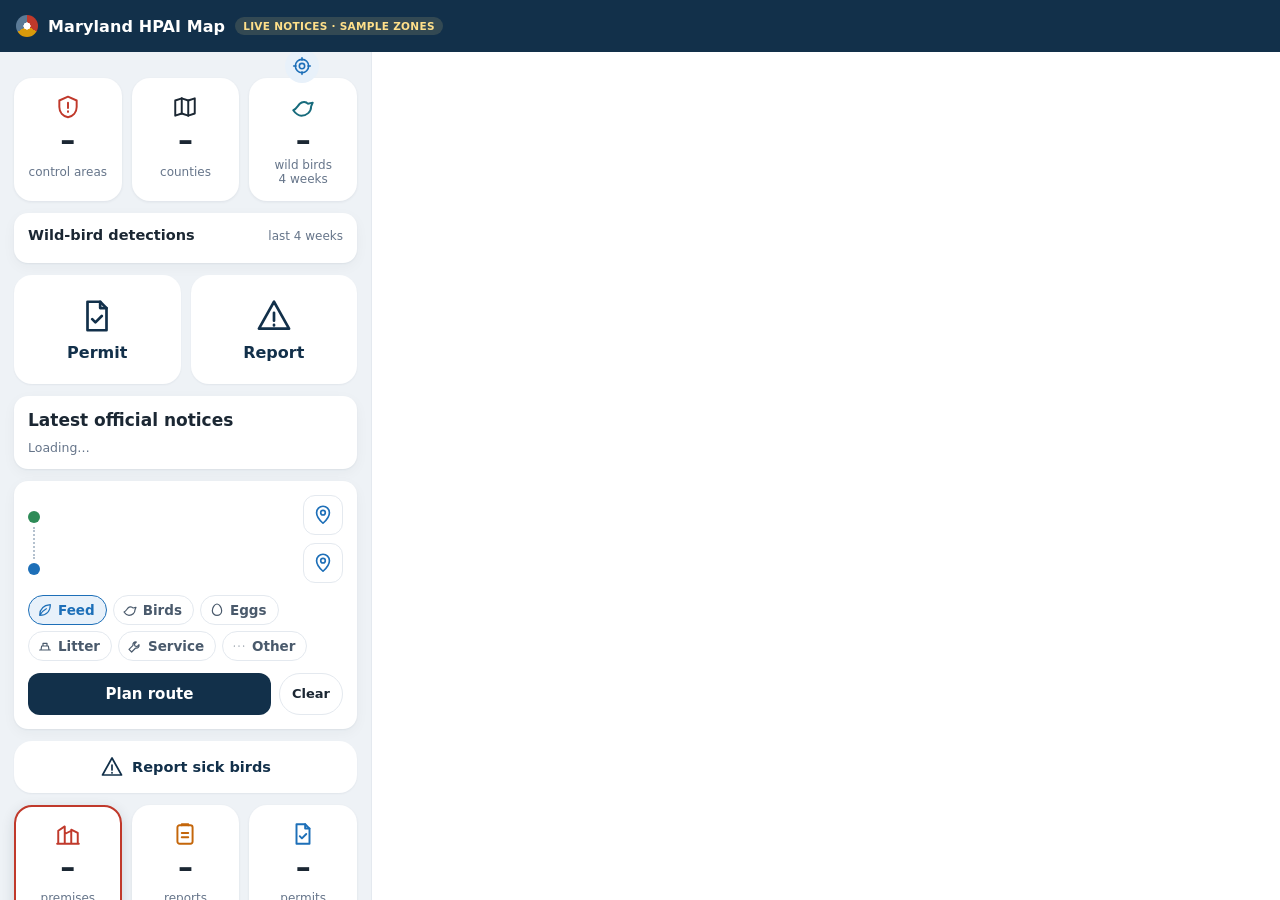
<file: v1.html>
<!DOCTYPE html>
<html lang="en">
<head>
<meta charset="utf-8">
<meta name="viewport" content="width=device-width, initial-scale=1">
<title>Maryland HPAI Map (Prototype)</title>
<link rel="stylesheet" href="https://js.arcgis.com/4.31/esri/themes/light/main.css">
<link rel="stylesheet" href="css/app_v1.css">
<script src="https://js.arcgis.com/4.31/"></script>
</head>
<body>
<header>
  <div class="brand"><span class="mark"></span><h1>Maryland HPAI Map</h1><span class="proto">Live notices · sample zones</span></div>
  <div id="acct"></div>
</header>

<main>
  <aside id="panel">

    <!-- public, industry, MDA: find a place -->
    <section class="searchbox" data-for="public industry regulator">
      <div id="pubSearch"></div>
      <button class="iconbtn" id="locBtn" title="My location"><svg viewBox="0 0 24 24"><circle cx="12" cy="12" r="3.2"/><circle cx="12" cy="12" r="8"/><path d="M12 2v3M12 19v3M2 12h3M19 12h3"/></svg></button>
    </section>

    <!-- PUBLIC: status at a glance -->
    <section data-for="public">
      <div class="stats">
        <div class="stat red"><svg viewBox="0 0 24 24"><path d="M12 2.5 4 6v6c0 5 3.4 8.5 8 9.5 4.6-1 8-4.5 8-9.5V6z"/><path d="M12 8v5M12 16v.5"/></svg><b id="kCA">–</b><span>control areas</span></div>
        <div class="stat"><svg viewBox="0 0 24 24"><path d="M3 6l6-2 6 2 6-2v14l-6 2-6-2-6 2z"/><path d="M9 4v14M15 6v14"/></svg><b id="kCty">–</b><span>counties</span></div>
        <div class="stat teal"><svg viewBox="0 0 24 24"><path d="M3 15c3-1 4-4 6-6 2.5-2.5 6-2 7.5 0L21 8l-1.5 3.5c0 5-4 8.5-9 8.5-3 0-5-1.5-7.5-5z"/></svg><b id="kWild">–</b><span>wild birds<br>4 weeks</span></div>
      </div>
    </section>

    <!-- trends: wild-bird detections per week + by county (all roles) -->
    <section class="card trend" data-for="public industry hauler regulator"><div class="th"><b>Wild-bird detections</b><span>last 4 weeks</span></div><div id="trendChart"></div><div id="trendCty"></div></section>

    <!-- POULTRY INDUSTRY: two big actions -->
    <section data-for="industry"><div class="acts">
      <button class="act" data-t="permit"><svg viewBox="0 0 24 24"><path d="M6 3h8l4 4v14H6z"/><path d="M14 3v4h4M9 14l2 2 4-4"/></svg><span>Permit</span></button>
      <button class="act" data-t="report"><svg viewBox="0 0 24 24"><path d="M12 3 2.5 20h19z"/><path d="M12 10v5M12 17.6v.4"/></svg><span>Report</span></button>
    </div></section>

    <!-- official notices (everyone) -->
    <section class="card" id="sec-news" data-for="public industry hauler regulator">
      <h3>Latest official notices</h3>
      <div id="newsList"><p class="hint">Loading…</p></div>
    </section>

    <!-- TRANSPORTERS: trip planner -->
    <section class="card planner" data-for="hauler">
      <div class="legs">
        <div class="rail"><i class="a"></i><u></u><i class="b"></i></div>
        <div class="inputs">
          <div class="field"><div id="orgSearch"></div><button class="pin" id="pickOrg" title="Pick on map"><svg viewBox="0 0 24 24"><path d="M12 21s7-6.2 7-11.5A7 7 0 0 0 5 9.5C5 14.8 12 21 12 21z"/><circle cx="12" cy="9.5" r="2.5"/></svg></button></div>
          <div class="field"><div id="dstSearch"></div><button class="pin" id="pickDst" title="Pick on map"><svg viewBox="0 0 24 24"><path d="M12 21s7-6.2 7-11.5A7 7 0 0 0 5 9.5C5 14.8 12 21 12 21z"/><circle cx="12" cy="9.5" r="2.5"/></svg></button></div>
        </div>
      </div>
      <div class="cchips" id="commChips"><button class="cc on" data-v="Feed"><svg viewBox="0 0 24 24"><path d="M4 20c0-9 6-15 16-16 0 10-6 16-16 16zM4 20c3-5 6-8 10-10"/></svg><span>Feed</span></button><button class="cc" data-v="Live birds"><svg viewBox="0 0 24 24"><path d="M3 15c3-1 4-4 6-6 2.5-2.5 6-2 7.5 0L21 8l-1.5 3.5c0 5-4 8.5-9 8.5-3 0-5-1.5-7.5-5z"/></svg><span>Birds</span></button><button class="cc" data-v="Eggs / egg products"><svg viewBox="0 0 24 24"><path d="M12 3c4 0 7 6 7 10a7 7 0 0 1-14 0c0-4 3-10 7-10z"/></svg><span>Eggs</span></button><button class="cc" data-v="Litter / manure"><svg viewBox="0 0 24 24"><path d="M4 18h16M6 18l1-6h10l1 6M9 12V8h6v4"/></svg><span>Litter</span></button><button class="cc" data-v="Service / equipment"><svg viewBox="0 0 24 24"><path d="M14 6a4 4 0 0 0-5 5L3 17l4 4 6-6a4 4 0 0 0 5-5l-3 3-3-1-1-3z"/></svg><span>Service</span></button><button class="cc" data-v="Other"><svg viewBox="0 0 24 24"><path d="M5 12h.01M12 12h.01M19 12h.01"/></svg><span>Other</span></button></div>
      <input type="hidden" id="commodity" value="Feed">
      <div class="btns"><button id="routeBtn" class="primary">Plan route</button><button id="clearRoute" class="ghost">Clear</button></div>
      <div id="routeResult" class="result"></div>
    </section>
    <section data-for="hauler"><div class="acts one"><button class="act small" data-t="report"><svg viewBox="0 0 24 24"><path d="M12 3 2.5 20h19z"/><path d="M12 10v5M12 17.6v.4"/></svg><span>Report sick birds</span></button></div></section>

    <!-- permit / report helpers (opened by the buttons above) -->
    <section class="card tool" id="tool-permit" hidden>
      <h3>Permit</h3>
      <button class="pick" id="pickPerm"><svg viewBox="0 0 24 24"><path d="M12 21s7-6.2 7-11.5A7 7 0 0 0 5 9.5C5 14.8 12 21 12 21z"/><circle cx="12" cy="9.5" r="2.5"/></svg>Mark premises on map</button>
      <p class="hint" id="permLoc"></p>
      <a class="cta" id="permLink" target="_blank" rel="noopener" hidden>Open permit request</a>
    </section>
    <section class="card tool" id="tool-report" hidden>
      <h3>Report</h3>
      <button class="pick" id="pickRep"><svg viewBox="0 0 24 24"><path d="M12 21s7-6.2 7-11.5A7 7 0 0 0 5 9.5C5 14.8 12 21 12 21z"/><circle cx="12" cy="9.5" r="2.5"/></svg>Mark location on map</button>
      <p class="hint" id="repLoc"></p>
      <a class="cta" id="repLink" target="_blank" rel="noopener" hidden>Open report form</a>
    </section>

    <!-- MDA STAFF: work dashboard (the three tiles are the tabs) -->
    <section data-for="regulator">
      <div class="stats tabs" id="staffTabs">
        <button class="stat red on" data-p="prem"><svg viewBox="0 0 24 24"><path d="M3 21V9l6-4v16M9 21V12l6-3v12M15 21V8l6 3v10M2 21h20"/></svg><b id="kPrem">–</b><span>premises</span></button>
        <button class="stat amber" data-p="rep"><svg viewBox="0 0 24 24"><rect x="5" y="4" width="14" height="17" rx="2"/><path d="M9 4V3h6v1M9 11h6M9 15h6"/></svg><b id="kRep">–</b><span>reports</span></button>
        <button class="stat blue" data-p="per"><svg viewBox="0 0 24 24"><path d="M6 3h8l4 4v14H6z"/><path d="M14 3v4h4M9 14l2 2 4-4"/></svg><b id="kPer">–</b><span>permits</span></button>
      </div>
      <div class="card" id="staffBody">
        <div id="pane-prem"><div id="premChart"></div><div id="premList"></div><p class="hint" id="permitAdmin"></p></div>
        <div id="pane-rep" hidden><div class="qtools" id="qt-rep"></div><div id="repQueue"></div></div>
        <div id="pane-per" hidden><div class="qtools" id="qt-per"></div><div id="perQueue"></div></div>
      </div>
    </section>

    <!-- public, industry, transporters: where the control areas are -->
    <section data-for="public industry hauler">
      <div class="areaList"></div>
    </section>

    <a class="callbtn" data-for="public" href="tel:4108415810"><svg viewBox="0 0 24 24"><path d="M5 4h4l2 5-2.5 1.5a11 11 0 0 0 5 5L15 13l5 2v4a2 2 0 0 1-2 2A16 16 0 0 1 3 6a2 2 0 0 1 2-2z"/></svg><span>Sick birds? <b>Call MDA</b></span></a>
    <p class="foot">General information only · <span id="updated"></span></p>
  </aside>
  <div id="viewDiv"></div>
</main>

<div id="modal" hidden>
  <div class="dlg" role="dialog" aria-labelledby="mt">
    <button class="x" id="mclose" aria-label="Close">×</button>
    <h2 id="mt">Sign in</h2>
    <button class="role" data-ws="regulator"><span class="ri r1"></span><span><b>MDA staff</b><i>Review reports and permits</i></span></button>
    <button class="role" data-ws="partner"><span class="ri r2"></span><span><b>Haulers &amp; industry</b><i>Routes, permits, reporting</i></span></button>
    <p class="fine">Uses your ArcGIS account. Need access? <a id="reqAccess" href="#">Contact MDA</a></p>
  </div>
</div>
<div id="toast" hidden></div>

<script src="js/config_v1.js"></script>
<script src="js/app_v1.js"></script>
</body>
</html>
</file>
<file: css/app_v1.css>
:root { --ink:#1b2733; --mute:#66758a; --line:#e4e9ef; --bg:#f4f6f9; --navy:#12304a; --accent:#1d6fb8; --red:#c0392b; --amber:#d99a0b; --green:#2e8b57; }
* { box-sizing: border-box; }
html, body { margin: 0; height: 100%; font-family: system-ui, -apple-system, "Segoe UI", Roboto, Helvetica, Arial, sans-serif; color: var(--ink); -webkit-font-smoothing: antialiased; }
body { display: flex; flex-direction: column; }
[hidden] { display: none !important; }
button { font: inherit; cursor: pointer; }

header { display: flex; align-items: center; justify-content: space-between; gap: 12px; padding: 0 16px; height: 52px; background: var(--navy); color: #fff; flex: 0 0 auto; }
.brand { display: flex; align-items: center; gap: 10px; min-width: 0; }
.mark { width: 22px; height: 22px; border-radius: 50%; background: radial-gradient(circle, #fff 0 22%, transparent 24%), conic-gradient(var(--red) 0 33%, var(--amber) 0 66%, #5b7a96 0); flex: 0 0 auto; }
h1 { font-size: 16px; font-weight: 650; margin: 0; letter-spacing: .1px; white-space: nowrap; }
.proto { font-size: 10.5px; font-weight: 600; letter-spacing: .3px; text-transform: uppercase; color: #ffe08a; background: rgba(255,224,138,.14); padding: 3px 8px; border-radius: 99px; white-space: nowrap; }

/* account */
#acct { position: relative; }
.signin { background: #fff; color: var(--navy); border: 0; border-radius: 99px; padding: 7px 16px; font-weight: 650; font-size: 13.5px; }
.signin:hover { background: #eaf2fa; }
.me { display: flex; align-items: center; gap: 8px; background: rgba(255,255,255,.12); color: #fff; border: 0; border-radius: 99px; padding: 4px 12px 4px 4px; font-size: 13px; }
.me:hover { background: rgba(255,255,255,.2); }
.ava { width: 28px; height: 28px; border-radius: 50%; background: #fff; color: var(--navy); display: grid; place-items: center; font-weight: 700; font-size: 12px; }
.menu { position: absolute; right: 0; top: 42px; width: 240px; background: #fff; color: var(--ink); border-radius: 12px; box-shadow: 0 10px 30px rgba(10,30,50,.25); padding: 14px; z-index: 50; }
.menu .nm { font-weight: 650; }
.menu .em { font-size: 12.5px; color: var(--mute); word-break: break-all; }
.menu .rl { margin: 10px 0; display: inline-block; font-size: 12px; font-weight: 650; color: var(--accent); background: #e8f1fa; padding: 3px 9px; border-radius: 99px; }
.menu button { width: 100%; border: 1px solid var(--line); background: #fff; border-radius: 8px; padding: 8px; font-weight: 600; }
.menu button:hover { background: var(--bg); }

main { flex: 1; display: flex; min-height: 0; }
#panel { width: 372px; flex: 0 0 372px; overflow-y: auto; padding: 14px; background: var(--bg); border-right: 1px solid var(--line); }
#viewDiv { flex: 1; min-width: 0; }
.card { background: #fff; border-radius: 14px; padding: 14px; margin-bottom: 12px; box-shadow: 0 1px 2px rgba(20,40,60,.06), 0 4px 14px rgba(20,40,60,.04); }

/* search */
#pubSearch, #orgSearch, #dstSearch { width: 100%; }
#panel .esri-search { width: 100%; box-shadow: none; border: 1px solid var(--line); border-radius: 10px; overflow: hidden; }
#panel .esri-search__input { font-size: 14px; }
.row { display: flex; align-items: center; justify-content: space-between; gap: 8px; margin-top: 10px; flex-wrap: wrap; }
.ghost { display: inline-flex; align-items: center; gap: 6px; background: #fff; border: 1px solid var(--line); color: var(--ink); border-radius: 99px; padding: 6px 12px; font-size: 13px; font-weight: 600; }
.ghost:hover { background: var(--bg); }
.seg { display: inline-flex; align-items: center; gap: 2px; background: var(--bg); border-radius: 99px; padding: 3px; font-size: 12px; color: var(--mute); }
.seg span { padding: 0 6px 0 8px; }
.seg button { border: 0; background: transparent; color: var(--mute); border-radius: 99px; padding: 4px 9px; font-size: 12px; font-weight: 600; }
.seg button.on { background: #fff; color: var(--navy); box-shadow: 0 1px 3px rgba(0,0,0,.12); }

/* result */
.result { margin-top: 12px; font-size: 14px; }
.result:empty { display: none; }
.empty { color: var(--mute); margin: 0; font-size: 13.5px; }
.res { border-radius: 12px; padding: 12px 14px; border-left: 5px solid; }
.res .big { font-size: 19px; font-weight: 700; line-height: 1.2; }
.res p { margin: 6px 0 0; font-size: 13.5px; line-height: 1.4; }
.res .meta { font-size: 11.5px; color: var(--mute); margin-top: 10px; }
.res.ca { background: #fdeeec; border-color: var(--red); }
.res.ca .big { color: #8f1f14; }
.res.sz { background: #fff6df; border-color: var(--amber); }
.res.sz .big { color: #7a5200; }
.res.free { background: #e8f5ee; border-color: var(--green); }
.res.free .big { color: #1b5e3b; }
.res.info { background: var(--bg); border-color: #b8c4d0; }
.chips { display: flex; gap: 6px; flex-wrap: wrap; margin: 10px 0 0; }
.chip { font-size: 11.5px; font-weight: 650; padding: 3px 9px; border-radius: 99px; background: rgba(255,255,255,.7); border: 1px solid rgba(0,0,0,.1); color: var(--mute); }
.chip.yes { background: var(--red); border-color: var(--red); color: #fff; }
.chip.ysz { background: var(--amber); border-color: var(--amber); color: #fff; }
.cta { display: block; text-align: center; margin-top: 10px; background: var(--navy); color: #fff !important; text-decoration: none; padding: 9px 12px; border-radius: 9px; font-weight: 650; font-size: 13.5px; }
.cta:hover { background: #0c2236; }
.cta.red { background: var(--red); }

/* workspace */
.wshead { display: flex; align-items: center; justify-content: space-between; gap: 8px; margin-bottom: 8px; flex-wrap: wrap; }
.wshead b { font-size: 15px; }
.wshead .seg button { padding: 4px 8px; }
.tool { border-top: 1px solid var(--line); }
.tool > summary { list-style: none; cursor: pointer; padding: 11px 2px; font-weight: 650; font-size: 14px; display: flex; justify-content: space-between; align-items: center; }
.tool > summary::-webkit-details-marker { display: none; }
.tool > summary::after { content: "+"; color: var(--mute); font-size: 18px; font-weight: 400; }
.tool[open] > summary::after { content: "–"; }
.tool .body { padding: 0 0 12px; }
.tool .body > * + * { margin-top: 8px; }
.pick { width: 100%; background: #fff; border: 1.5px dashed #9db3c8; color: var(--accent); border-radius: 9px; padding: 9px; font-weight: 600; font-size: 13.5px; }
.pick.small { padding: 6px; font-size: 12.5px; border-width: 1px; }
.pick.active { background: #fdeeec; border-color: var(--red); color: var(--red); border-style: solid; }
.hint { font-size: 12.5px; color: var(--mute); margin: 0; }
select { width: 100%; padding: 9px; font: inherit; font-size: 13.5px; border: 1px solid var(--line); border-radius: 9px; background: #fff; }
.btns { display: flex; gap: 8px; }
button.primary { flex: 1; background: var(--navy); color: #fff; border: 0; padding: 10px 14px; border-radius: 9px; font-weight: 650; }
details.dirs { margin-top: 8px; font-size: 12.5px; }
details.dirs summary { cursor: pointer; color: var(--accent); }
details.dirs ol { padding-left: 18px; margin: 6px 0; }
.prem { border: 1px solid var(--line); border-radius: 10px; padding: 8px 10px; margin: 6px 0; background: #fff; cursor: pointer; font-size: 12.5px; line-height: 1.4; }
.prem:hover { border-color: var(--accent); }
.prem b { font-size: 13.5px; }
.tag { display: inline-block; font-size: 10.5px; font-weight: 700; padding: 1px 7px; border-radius: 99px; margin-left: 6px; }
.tag.Active { background: #fdeeec; color: var(--red); }
.tag.Released { background: #eceff1; color: #666; }
#permitAdmin a { color: var(--accent); font-weight: 600; text-decoration: none; margin-right: 12px; }

/* key + footer */
details.key { padding: 2px 4px 8px; font-size: 13px; }
details.key summary { cursor: pointer; color: var(--mute); font-weight: 600; padding: 4px 0; }
.lg { display: flex; align-items: center; gap: 9px; margin: 7px 0; color: #3a4a5c; font-size: 12.5px; }
.sw { width: 18px; height: 13px; border-radius: 3px; flex: 0 0 auto; }
.sw.ca { background: rgba(200,40,30,.35); border: 1px solid #b42318; }
.sw.sz { background: rgba(243,198,74,.3); border: 1px dashed #c89614; }
.sw.rel { background: linear-gradient(90deg, rgba(120,120,120,.5), rgba(120,120,120,.08)); border: 1px dashed #888; }
.sw.pm { background: rgba(20,20,20,.3); border: 2px solid #141414; }
.sw.iz { background: rgba(200,30,30,.4); border: 1px solid #a01414; }
.sw.bz { background: rgba(235,120,40,.3); border: 1px solid #d2641e; }
.dot { width: 12px; height: 12px; border-radius: 50%; background: #1f7a8c; border: 2px solid #fff; box-shadow: 0 0 0 1px #1f7a8c; flex: 0 0 auto; margin: 0 3px; }
#wildNote { color: var(--mute); }
.foot { font-size: 11.5px; color: var(--mute); margin: 4px 4px 12px; line-height: 1.5; }

/* sign-in dialog */
#modal { position: fixed; inset: 0; background: rgba(10,25,40,.5); display: grid; place-items: center; z-index: 100; backdrop-filter: blur(2px); }
.dlg { position: relative; width: min(400px, 92vw); background: #fff; border-radius: 18px; padding: 24px; box-shadow: 0 24px 60px rgba(0,0,0,.3); }
.dlg h2 { margin: 0; font-size: 22px; }
.dlg .sub { margin: 2px 0 16px; color: var(--mute); font-size: 14px; }
.x { position: absolute; right: 14px; top: 10px; border: 0; background: none; font-size: 26px; color: var(--mute); line-height: 1; }
.role { display: flex; align-items: center; gap: 14px; width: 100%; text-align: left; background: #fff; border: 1.5px solid var(--line); border-radius: 12px; padding: 12px 14px; margin-bottom: 10px; }
.role:hover { border-color: var(--accent); background: #f5faff; }
.role b { display: block; font-size: 14.5px; }
.role i { font-style: normal; font-size: 12.5px; color: var(--mute); }
.ri { width: 38px; height: 38px; border-radius: 10px; flex: 0 0 auto; }
.r1 { background: var(--navy); } .r2 { background: #d9822b; } .r3 { background: var(--green); }
.fine { font-size: 12px; color: var(--mute); margin: 6px 0 0; }
.fine a { color: var(--accent); }
#toast { position: fixed; left: 50%; bottom: 22px; transform: translateX(-50%); background: #12304a; color: #fff; padding: 10px 16px; border-radius: 10px; font-size: 13.5px; z-index: 120; box-shadow: 0 8px 24px rgba(0,0,0,.3); max-width: 90vw; }

@media (max-width: 800px) {
  main { flex-direction: column-reverse; }
  #panel { width: 100%; flex: 0 0 auto; max-height: 52vh; }
  #viewDiv { min-height: 48vh; }
  .proto { display: none; }
}

/* ===== v3: bigger, lighter panel; map popup card ===== */
#panel { width: 392px; flex: 0 0 392px; font-size: 15px; }
#panel .esri-search { border-radius: 14px; border: 1.5px solid #d5dde6; }
#panel .esri-search__input { font-size: 16px; padding: 13px 12px; height: auto; }
.tiles { display: grid; grid-template-columns: repeat(2, 1fr); gap: 10px; margin-top: 12px; }
.tile { position: relative; display: flex; flex-direction: column; align-items: center; gap: 6px; padding: 14px 4px 11px; background: var(--bg); border: 2px solid transparent; border-radius: 16px; color: var(--navy); font-weight: 650; font-size: 14.5px; transition: .12s; }
.tile svg:not(.lk) { width: 34px; height: 34px; fill: none; stroke: currentColor; stroke-width: 1.7; stroke-linecap: round; stroke-linejoin: round; }
.tile:hover { background: #e9f1f9; }
.tile.on { background: #e1eefa; border-color: var(--accent); color: var(--accent); }
.tile.locked { color: #8a98a8; }
.tile .lk { display: none; position: absolute; top: 8px; right: 8px; width: 14px; height: 14px; fill: none; stroke: #8a98a8; stroke-width: 2; }
.tile.locked .lk { display: block; }
#radSeg { margin-top: 12px; font-size: 13.5px; }
#radSeg button, #wsSwitch button { font-size: 13.5px; padding: 5px 11px; }
#wsSwitch { margin-top: 10px; }
.tool h3, .legend h3 { margin: 0 0 10px; font-size: 17px; }
.tool > * + * { margin-top: 10px; }
.field { display: flex; align-items: center; gap: 8px; }
.field > div:first-of-type { flex: 1; min-width: 0; }
.dotA, .dotB { width: 14px; height: 14px; border-radius: 50%; flex: 0 0 auto; }
.dotA { background: #2e8b57; } .dotB { background: #1d6fb8; }
.pin { flex: 0 0 auto; width: 40px; height: 40px; border-radius: 12px; border: 1.5px solid var(--line); background: #fff; display: grid; place-items: center; color: var(--accent); }
.pin svg { width: 22px; height: 22px; fill: none; stroke: currentColor; stroke-width: 1.8; stroke-linejoin: round; }
.pin.active { background: #fdeeec; border-color: var(--red); color: var(--red); }
select { font-size: 15px; padding: 11px; border-radius: 12px; }
button.primary { font-size: 15px; padding: 12px; border-radius: 12px; }
.pick { font-size: 15px; padding: 13px; border-radius: 12px; }
.res .big { font-size: 20px; }
.res p { font-size: 14.5px; }
.legend { padding: 16px; }
.legend .lg { font-size: 15px; gap: 12px; margin: 11px 0; }
.legend .lg b { font-weight: 650; }
.legend .lg i { font-style: normal; color: var(--mute); font-size: 13.5px; margin-left: auto; text-align: right; }
.legend .sw { width: 30px; height: 20px; border-radius: 5px; }
.sw.cty { background: rgba(200,40,30,.12); border: 1px solid rgba(200,40,30,.45); }
.legend .dot { width: 16px; height: 16px; margin: 0 7px; }
.foot { font-size: 13px; }

/* map popup = result card */
.esri-popup__main-container { width: 340px !important; border-radius: 20px !important; overflow: hidden; box-shadow: 0 14px 40px rgba(10,30,50,.3) !important; max-height: none !important; }
.esri-popup__header { position: absolute; right: 6px; top: 6px; z-index: 5; min-height: 0 !important; background: transparent !important; }
.esri-popup__header-container, .esri-popup__header-title { display: none !important; }
.esri-popup__button { background: rgba(255,255,255,.85) !important; border-radius: 50% !important; }
.esri-popup__content { margin: 0 !important; }
.esri-popup__footer { display: none !important; }
.pop { font-family: inherit; color: var(--ink); }
.pop .banner { display: flex; align-items: center; gap: 14px; padding: 18px 44px 16px 18px; color: #fff; }
.pop .banner svg { width: 46px; height: 46px; flex: 0 0 auto; fill: none; stroke: #fff; stroke-width: 1.8; stroke-linecap: round; stroke-linejoin: round; }
.pop .big { font-size: 22px; font-weight: 750; line-height: 1.1; }
.pop .sub { font-size: 14.5px; opacity: .95; margin-top: 3px; }
.pop.ca .banner { background: linear-gradient(135deg, #c0392b, #e0553f); }
.pop.sz .banner { background: linear-gradient(135deg, #d99a0b, #eab43a); }
.pop.free .banner { background: linear-gradient(135deg, #2e8b57, #46a872); }
.pop.info .banner { background: linear-gradient(135deg, #12304a, #2f5677); }
.pop .rows { padding: 12px 16px 6px; }
.pop .row2 { display: flex; align-items: center; justify-content: space-between; padding: 9px 0; font-size: 16px; font-weight: 600; border-bottom: 1px solid var(--line); }
.pop .row2:last-child { border-bottom: 0; }
.pop .yn { font-weight: 750; font-size: 14px; padding: 4px 12px; border-radius: 99px; background: #eef1f4; color: #66758a; }
.pop .yn.y { background: var(--red); color: #fff; }
.pop .yn.s { background: var(--amber); color: #fff; }
.pop .note { padding: 0 16px 6px; font-size: 14px; color: #3a4a5c; }
.pop .cta { margin: 6px 16px 4px; }
.pop .meta { padding: 8px 16px 14px; font-size: 12px; color: var(--mute); }
.esri-popup__button--dock, .esri-popup__header-buttons .esri-popup__button:not(:last-child) { display: none !important; }
.esri-popup__header-container--button { display: none !important; }

/* v4: role looks, queues, areas, badges */
body[data-ws="regulator"] header { background: #12304a; }
body[data-ws="hauler"] header { background: #7a4210; }
body[data-ws="industry"] header { background: #1d5a3a; }
.tile.wide { grid-column: span 2; flex-direction: row; justify-content: center; gap: 12px; padding: 12px; }
.tile .badge { position: absolute; top: 6px; right: 8px; min-width: 22px; height: 22px; padding: 0 6px; border-radius: 99px; background: var(--red); color: #fff; font-style: normal; font-size: 12.5px; font-weight: 750; display: grid; place-items: center; }
.tile .badge[hidden] { display: none; }
.qi { border: 1.5px solid var(--line); border-radius: 14px; padding: 12px; margin-bottom: 10px; background: #fff; }
.qi.done { opacity: .6; }
.qh { display: flex; justify-content: space-between; align-items: center; gap: 8px; font-size: 15.5px; }
.q1 { font-weight: 600; margin-top: 4px; font-size: 14px; }
.q2, .q3 { font-size: 13px; color: #4a5a6c; margin-top: 3px; line-height: 1.4; }
.q3 { color: var(--mute); }
.qa { display: flex; gap: 8px; margin-top: 10px; }
.qa button { flex: 1; padding: 9px 6px; border-radius: 10px; border: 1.5px solid var(--line); background: #fff; font-weight: 650; font-size: 14px; }
.qa button.ok { background: var(--green); border-color: var(--green); color: #fff; }
.qa button.no { background: #fff; border-color: var(--red); color: var(--red); }
.qa button:disabled { opacity: .5; }
.areas h4 { margin: 4px 0 8px; font-size: 14px; color: var(--mute); font-weight: 650; }
.area { display: flex; justify-content: space-between; width: 100%; padding: 10px 12px; margin-bottom: 6px; border-radius: 10px; border: 1.5px solid #f3c9c4; background: #fdf1ef; font-size: 14.5px; }
.area span { color: var(--mute); font-size: 13px; }
.sw.tri, .sw.sq { display: inline-block; flex: 0 0 auto; width: 30px; height: 20px; background: none; border: 0; position: relative; }
.sw.tri::after { content: ""; position: absolute; left: 7px; top: 1px; border-left: 8px solid transparent; border-right: 8px solid transparent; border-bottom: 15px solid #e65a1e; }
.sw.sq::after { content: ""; position: absolute; left: 9px; top: 3px; width: 12px; height: 12px; background: #1e6ebe; }
.pop.bird .banner { background: linear-gradient(135deg, #176b7c, #2a98ad); }
.dot.farm { background: #7d5a28; box-shadow: 0 0 0 1px #7d5a28; width: 11px; height: 11px; }

/* ===== v5: simple left panel, floating layers widget, two sign-in paths ===== */
#panel { width: 380px; flex: 0 0 380px; font-size: 15px; }
#sec-check h2 { margin: 0 0 12px; font-size: 19px; }
.seg.full { display: flex; width: 100%; }
.seg.full button { flex: 1; position: relative; padding: 8px 6px; font-size: 14px; }
.seg.full .badge { display: inline-grid; position: static; margin-left: 6px; min-width: 20px; height: 20px; font-size: 12px; background: var(--red); color: #fff; border-radius: 99px; place-items: center; font-style: normal; font-weight: 750; padding: 0 5px; vertical-align: middle; }
.seg.full .badge[hidden] { display: none; }
#sec-staff .seg { margin-bottom: 12px; }
.acts { display: grid; grid-template-columns: 1fr 1fr; gap: 10px; margin-bottom: 12px; }
.act { display: flex; align-items: center; justify-content: center; gap: 10px; padding: 14px 8px; background: #fff; border: 1.5px solid var(--line); border-radius: 14px; font-weight: 650; font-size: 15px; color: var(--navy); box-shadow: 0 1px 2px rgba(20,40,60,.06); }
.act svg { width: 26px; height: 26px; fill: none; stroke: currentColor; stroke-width: 1.7; stroke-linecap: round; stroke-linejoin: round; }
.act:hover, .act.on { border-color: var(--accent); color: var(--accent); background: #f2f8fe; }
#sec-areas h3, #sec-route h3 { margin: 0 0 10px; font-size: 17px; }
#sec-route > * + * { margin-top: 10px; }
.sw.dm { display: inline-block; }
/* floating layers widget on the map */
.mapkey { width: 250px; background: #fff; border-radius: 14px; box-shadow: 0 6px 22px rgba(10,30,50,.22); font-family: inherit; color: var(--ink); overflow: hidden; }
.mapkey > button { display: flex; width: 100%; align-items: center; justify-content: space-between; border: 0; background: #fff; padding: 11px 14px; font-weight: 700; font-size: 14.5px; color: var(--navy); }
.mapkey > button::after { content: "–"; color: var(--mute); font-size: 18px; font-weight: 400; }
.mapkey.shut > button::after { content: "+"; }
.mapkey .kb { padding: 2px 14px 12px; max-height: 60vh; overflow-y: auto; }
.mapkey.shut .kb { display: none; }
.mapkey label { display: flex; align-items: center; gap: 10px; padding: 6px 0; font-size: 13.5px; cursor: pointer; }
.mapkey label input { margin: 0; width: 16px; height: 16px; accent-color: var(--navy); flex: 0 0 auto; }
.mapkey label .sw { width: 26px; height: 17px; }
.mapkey label .ic { width: 26px; display: grid; place-items: center; flex: 0 0 auto; }
.mapkey label i { font-style: normal; color: var(--mute); font-size: 12px; margin-left: auto; }
.mapkey .sec { margin: 8px 0 2px; font-size: 11px; font-weight: 700; letter-spacing: .4px; text-transform: uppercase; color: var(--mute); }
.menu .va { display: flex; gap: 4px; margin: 4px 0 10px; }
.menu .va button { flex: 1; padding: 6px 2px; font-size: 12.5px; border-radius: 8px; }
.menu .va button.on { background: var(--navy); color: #fff; border-color: var(--navy); }
.menu .vl { font-size: 12px; color: var(--mute); margin-top: 8px; }

/* ===== v6: visual, role-based panel ===== */
#panel { width: 372px; flex: 0 0 372px; font-size: 15px; background: #eef2f6; }
#panel section { margin-bottom: 12px; }
.searchbox { position: relative; }
.searchbox #pubSearch { width: 100%; }
#panel .esri-search { border: 0; border-radius: 16px; box-shadow: 0 1px 3px rgba(20,40,60,.12), 0 6px 18px rgba(20,40,60,.06); }
#panel .esri-search__input { font-size: 16px; padding: 14px 54px 14px 14px; height: auto; }
.searchbox .iconbtn { position: absolute; right: 38px; top: 50%; transform: translateY(-50%); width: 34px; height: 34px; border: 0; border-radius: 50%; background: #e8f1fa; color: var(--accent); display: grid; place-items: center; z-index: 3; }
.iconbtn svg { width: 20px; height: 20px; fill: none; stroke: currentColor; stroke-width: 1.9; stroke-linecap: round; }
.stats { display: grid; grid-template-columns: repeat(3, 1fr); gap: 10px; }
.stat { background: #fff; border: 2px solid transparent; border-radius: 18px; padding: 14px 6px 12px; display: flex; flex-direction: column; align-items: center; gap: 2px; box-shadow: 0 1px 3px rgba(20,40,60,.08); font: inherit; color: var(--ink); text-align: center; }
.stat svg { width: 26px; height: 26px; fill: none; stroke: currentColor; stroke-width: 1.8; stroke-linecap: round; stroke-linejoin: round; margin-bottom: 2px; }
.stat b { font-size: 30px; line-height: 1.05; font-weight: 750; }
.stat span { font-size: 12px; color: var(--mute); line-height: 1.2; min-height: 29px; display: flex; align-items: center; }
.stat.red { color: var(--red); } .stat.teal { color: #176b7c; } .stat.amber { color: #c4660a; } .stat.blue { color: var(--accent); }
.stat b, .stat span { color: inherit; } .stat span { color: var(--mute); }
.stat b { color: var(--ink); }
button.stat { cursor: pointer; }
.stats.tabs .stat.on { border-color: currentColor; background: #fff; box-shadow: 0 4px 14px rgba(20,40,60,.14); }
.acts { display: grid; grid-template-columns: 1fr 1fr; gap: 10px; }
.acts.one { grid-template-columns: 1fr; }
.act { flex-direction: column; gap: 8px; padding: 20px 8px; border-radius: 18px; border: 2px solid transparent; font-size: 16px; }
.act svg { width: 38px; height: 38px; }
.act.small { flex-direction: row; padding: 12px; font-size: 14.5px; }
.act.small svg { width: 24px; height: 24px; }
.act.on { border-color: var(--accent); }
.planner { padding: 14px; }
.legs { display: flex; gap: 10px; align-items: stretch; }
.rail { display: flex; flex-direction: column; align-items: center; padding: 16px 0; }
.rail i { width: 12px; height: 12px; border-radius: 50%; flex: 0 0 auto; }
.rail i.a { background: #2e8b57; } .rail i.b { background: #1d6fb8; }
.rail u { flex: 1; width: 0; border-left: 2px dotted #b4c1ce; margin: 4px 0; }
.inputs { flex: 1; min-width: 0; }
.inputs .field { margin-bottom: 8px; }
.cchips { display: flex; flex-wrap: wrap; gap: 6px; margin: 4px 0 12px; }
.cc { display: inline-flex; align-items: center; gap: 5px; padding: 6px 11px 6px 8px; border-radius: 99px; border: 1.5px solid var(--line); background: #fff; font-size: 13.5px; font-weight: 600; color: #4a5a6c; }
.cc svg { width: 16px; height: 16px; fill: none; stroke: currentColor; stroke-width: 1.8; stroke-linecap: round; stroke-linejoin: round; }
.cc.on { background: #e8f1fa; border-color: var(--accent); color: var(--accent); }
.pick { display: flex; align-items: center; justify-content: center; gap: 8px; }
.pick svg { width: 20px; height: 20px; fill: none; stroke: currentColor; stroke-width: 1.8; }
.callbtn { display: flex; align-items: center; justify-content: center; gap: 10px; padding: 14px; border-radius: 16px; background: #fff; color: var(--navy); text-decoration: none; font-size: 15.5px; box-shadow: 0 1px 3px rgba(20,40,60,.08); margin-bottom: 8px; }
.callbtn svg { width: 22px; height: 22px; fill: none; stroke: var(--red); stroke-width: 1.9; stroke-linejoin: round; }
.callbtn[hidden] { display: none; }
.foot { font-size: 12px; text-align: center; }
/* active areas */
.areaList { display: grid; gap: 8px; }
.area { display: flex; align-items: center; gap: 10px; width: 100%; padding: 13px 14px; border-radius: 14px; border: 0; background: #fff; box-shadow: 0 1px 3px rgba(20,40,60,.08); font-size: 16px; text-align: left; }
.area::before { content: ""; width: 12px; height: 12px; border-radius: 50%; background: var(--red); box-shadow: 0 0 0 4px #fbdedb; flex: 0 0 auto; }
.area b { font-weight: 650; flex: 1; }
.area span { font-size: 13px; font-weight: 700; color: var(--red); background: #fdeeec; border-radius: 99px; padding: 3px 10px; }
.areaList .hint { text-align: center; padding: 14px; background: #fff; border-radius: 14px; }
/* route result */
.verdict { display: flex; align-items: center; gap: 10px; padding: 12px 14px; border-radius: 14px; color: #fff; font-size: 18px; font-weight: 750; }
.verdict svg { width: 28px; height: 28px; fill: none; stroke: #fff; stroke-width: 1.9; stroke-linecap: round; stroke-linejoin: round; }
.verdict.ca { background: linear-gradient(135deg, #c0392b, #e0553f); } .verdict.free { background: linear-gradient(135deg, #2e8b57, #46a872); }
.rstats { display: grid; grid-template-columns: repeat(3, 1fr); text-align: center; margin: 12px 0 8px; }
.rstats b { display: block; font-size: 24px; font-weight: 750; } .rstats span { font-size: 12px; color: var(--mute); }
.rbar { display: flex; height: 10px; border-radius: 99px; overflow: hidden; background: #e1e7ee; }
.rbar i { display: block; height: 100%; } .rbar .g { background: #46a872; } .rbar .r { background: #d9534f; }
.rnote { font-size: 12.5px; color: var(--mute); margin: 8px 0 0; }
/* staff queues */
#staffBody { padding: 10px; }
.qi { border: 0; background: #f6f8fb; border-radius: 14px; padding: 12px; margin-bottom: 8px; }
.qtop { display: flex; align-items: center; gap: 10px; }
.qic { width: 36px; height: 36px; border-radius: 10px; display: grid; place-items: center; flex: 0 0 auto; }
.qic svg { width: 20px; height: 20px; fill: none; stroke: #fff; stroke-width: 1.9; stroke-linecap: round; stroke-linejoin: round; }
.qic.rep { background: #e65a1e; } .qic.per { background: #1e6ebe; }
.qtop > div { flex: 1; min-width: 0; } .qtop b { display: block; font-size: 15.5px; } .qtop small { display: block; font-size: 12.5px; color: var(--mute); white-space: nowrap; overflow: hidden; text-overflow: ellipsis; }
.qchips { display: flex; flex-wrap: wrap; gap: 6px; margin: 10px 0 0; }
.qchips span { font-size: 12.5px; font-weight: 650; background: #fff; border-radius: 99px; padding: 3px 10px; color: #3a4a5c; }
.qchips span.hot { background: #fdeeec; color: var(--red); }
.qa { margin-top: 10px; }
.qa button { font-size: 14px; }
.qa .loc { flex: 0 0 44px; display: grid; place-items: center; padding: 8px 0; }
.qa .loc svg { width: 18px; height: 18px; fill: none; stroke: currentColor; stroke-width: 1.9; }
.prem { border: 0; background: #f6f8fb; border-radius: 12px; }
/* map popup: radius pills */
.pop .rad { display: flex; align-items: center; gap: 6px; padding: 0 16px 14px; font-size: 12.5px; color: var(--mute); }
.pop .rad button { border: 1.5px solid var(--line); background: #fff; border-radius: 99px; padding: 3px 10px; font-weight: 650; font-size: 12.5px; color: #3a4a5c; }
.pop .rad button.on { background: var(--navy); border-color: var(--navy); color: #fff; }

/* v10 charts & queue tools */
.trend .th { display:flex; justify-content:space-between; align-items:baseline; margin-bottom:6px; } .trend .th b { font-size:14.5px; } .trend .th span { font-size:12px; color:var(--mute); }
.bars { width:100%; display:block; } .bars rect { fill:#9fd0d9; } .bars rect.cur { fill:#176b7c; } .bars .v { text-anchor:middle; font-size:12px; font-weight:700; fill:var(--ink); } .bars .l { text-anchor:middle; font-size:10.5px; fill:var(--mute); }
.hb { position:relative; display:flex; align-items:center; gap:8px; margin-top:6px; font-size:13px; height:24px; } .hb span { width:96px; flex:0 0 96px; white-space:nowrap; overflow:hidden; text-overflow:ellipsis; } .hb i { height:10px; border-radius:6px; background:#176b7c; min-width:4px; } .hb b { font-size:12.5px; margin-left:auto; }
.kv { display:grid; grid-template-columns:repeat(3,1fr); gap:6px; text-align:center; margin-bottom:10px; } .kv b { display:block; font-size:21px; font-weight:750; } .kv span { font-size:11.5px; color:var(--mute); }
.stack { display:flex; height:12px; border-radius:7px; overflow:hidden; gap:2px; } .stack i { display:block; }
.lg { display:flex; flex-wrap:wrap; gap:4px 12px; margin:8px 0 12px; font-size:12px; color:var(--mute); } .lg u { display:inline-block; width:9px; height:9px; border-radius:3px; margin-right:5px; }
.qtools { display:flex; gap:6px; align-items:center; margin-bottom:10px; } .qtools input { flex:1; min-width:0; padding:7px 10px; border:1px solid var(--line); border-radius:99px; font:inherit; font-size:13px; } .qtools .ghost { padding:6px 9px; } .qtools svg { width:16px; height:16px; fill:none; stroke:currentColor; stroke-width:2; stroke-linecap:round; stroke-linejoin:round; }

/* v6: live notices */
#sec-news h3 { margin: 0 0 10px; font-size: 17px; }
.nw { display: block; padding: 10px 12px; margin-bottom: 8px; border: 1.5px solid var(--line); border-radius: 12px; text-decoration: none; color: var(--ink); background: #fff; }
.nw:hover { border-color: var(--accent); }
.nw .nt { font-weight: 650; font-size: 14.5px; line-height: 1.3; }
.nw .nm { display: flex; gap: 8px; align-items: center; margin-top: 6px; font-size: 12.5px; color: var(--mute); flex-wrap: wrap; }
.nw .st { font-weight: 700; font-size: 11.5px; padding: 2px 8px; border-radius: 99px; background: #eef1f4; color: #4a5a6c; }
.nw .st.c { background: #fdeeec; color: var(--red); }
.nw .st.w { background: #e3f3f6; color: #176b7c; }
.nw .st.b { background: #fff3d6; color: #7a5200; }
</file>
